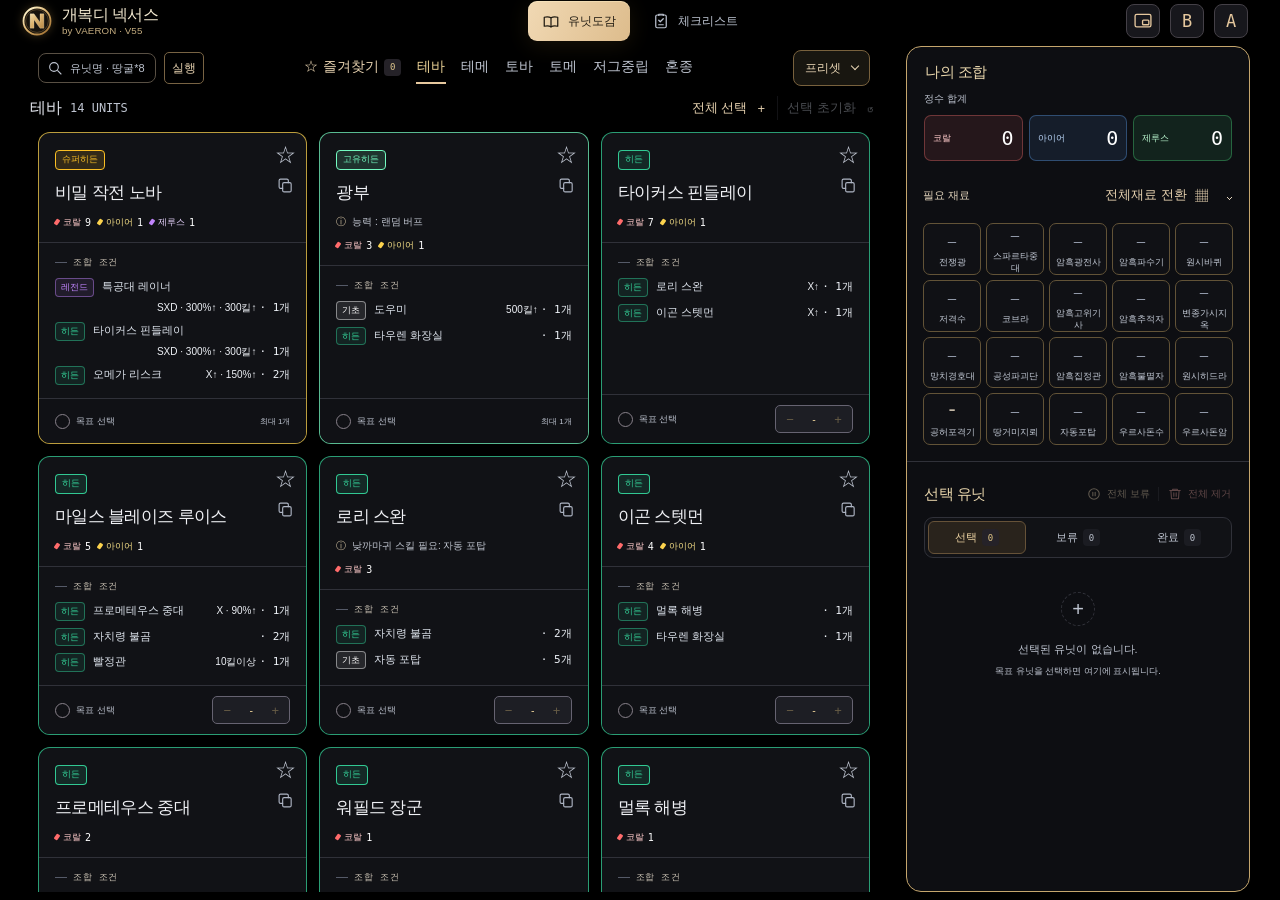
<file: index.html>
<!DOCTYPE html>
<html lang="ko" class="nexus-booting">
<head>
    <script>
        window.APP_VERSION = "SLD-NEXUS-V55";
        window.NEXUS_BUILD_VERSION = window.APP_VERSION;
        if (new URLSearchParams(window.location.search).get('nexusStandalone') === 'build') {
            document.documentElement.classList.add('nexus-standalone-build');
        }
        window.NEXUS_STORAGE_KEYS = {
            saveData: "nexusSaveData",
            favorites: "nexusFavorites",
            fontScale: "nexusFontScaleV2"
        };
        window.nexusAssetUrl = function(src){
            var separator = src.indexOf('?') === -1 ? '?' : '&';
            return src + separator + 'v=' + encodeURIComponent(window.APP_VERSION);
        };
        window.nexusCleanUpdateParams = function(){
            if(!window.location || !window.history || !window.history.replaceState) return;
            try{
                var url = new URL(window.location.href);
                var changed = false;
                ['fresh','__nexus_check'].forEach(function(name){
                    if(url.searchParams.has(name)){
                        url.searchParams.delete(name);
                        changed = true;
                    }
                });
                if(changed) window.history.replaceState(null, document.title || '', url.pathname + url.search + url.hash);
            }catch{}
        };
        var nexusUpdateCheckPending = false;
        window.nexusCheckIndexUpdate = function(){
            if(nexusUpdateCheckPending || !window.fetch || !window.location || window.location.protocol === 'file:') return;
            nexusUpdateCheckPending = true;
            var current = window.APP_VERSION;
            var url = new URL(window.location.href);
            url.searchParams.set('__nexus_check', String(Date.now()));
            fetch(url.href, { cache:'no-store' }).then(function(res){
                if(!res.ok) return '';
                return res.text();
            }).then(function(html){
                var match = String(html || '').match(/window\.APP_VERSION\s*=\s*["']([^"']+)["']/);
                var latest = match && match[1];
                if(!latest || latest === current) return;
                var key = 'nexus-auto-refresh:' + latest;
                try{
                    if(sessionStorage.getItem(key) === '1') return;
                    sessionStorage.setItem(key, '1');
                }catch{}
                var next = new URL(window.location.href);
                next.searchParams.set('fresh', latest);
                next.searchParams.delete('__nexus_check');
                window.location.replace(next.href);
            }).catch(function(){}).finally(function(){ nexusUpdateCheckPending = false; });
        };
        window.nexusCleanUpdateParams();
        setTimeout(window.nexusCheckIndexUpdate, 1200);
        window.addEventListener('focus', window.nexusCheckIndexUpdate);
        document.addEventListener('visibilitychange', function(){
            if(!document.hidden) window.nexusCheckIndexUpdate();
        });
        setInterval(window.nexusCheckIndexUpdate, 180000);
    </script>

    <style>
        html.nexus-booting body{margin:0;background:#000000;color:#e7c57b;overflow:hidden;}
        html.nexus-booting .global-header,html.nexus-booting .main-layout,html.nexus-booting .recipe-tooltip{visibility:hidden;}
        #nexusBootScreen{position:fixed;inset:0;z-index:999999;display:flex;align-items:center;justify-content:center;background:#000000;font-family:system-ui,-apple-system,sans-serif;}
        #nexusBootScreen .boot-card{box-sizing:border-box;width:min(360px,calc(100vw - 48px));max-height:calc(100dvh - 24px);overflow-y:auto;padding:32px;border:1px solid #51432b;border-radius:20px;background:#15161a;text-align:center;box-shadow:0 16px 60px #00000040;}
        #nexusBootScreen .boot-title{font-size:19px;margin-bottom:10px;color:#e7c57b;}
        #nexusBootScreen .boot-desc{font-size:13px;line-height:1.7;color:#b2ac9f;}
        #nexusBootScreen .boot-error-code{display:inline-flex;margin:16px 0 4px;padding:8px 16px;border-radius:8px;background:#33211d;color:#e1a38d;}
        #nexusBootScreen .boot-error-info{margin-top:12px;padding:12px;border:1px solid #51432b;border-radius:10px;background:#202125;text-align:left;}
        #nexusBootScreen .boot-error-label{margin-bottom:5px;font-size:12px;font-weight:700;color:#e7c57b;}
        #nexusBootScreen .boot-error-reason{font-size:13px;line-height:1.6;color:#eee7dc;white-space:pre-wrap;overflow-wrap:anywhere;}
        #nexusBootScreen .boot-error-file{margin-top:8px;font-size:12px;color:#b2ac9f;overflow-wrap:anywhere;}
        #nexusBootScreen .boot-duplicate-list{margin-top:12px;max-height:35vh;overflow-y:auto;text-align:left;}
        #nexusBootScreen .boot-duplicate-item{padding:10px 0;border-top:1px solid #51432b;font-size:13px;color:#eee7dc;overflow-wrap:anywhere;}
        #nexusBootScreen .boot-duplicate-position{margin-top:4px;font-size:12px;color:#b2ac9f;}
        #nexusBootScreen .boot-actions{display:flex;justify-content:center;gap:8px;margin-top:16px;}
        #nexusBootScreen .boot-action-btn{height:38px;padding:0 14px;border:1px solid #51432b;border-radius:8px;background:#15161a;color:#e7c57b;cursor:pointer;}
        #nexusBootScreen .boot-action-btn.primary{border-color:#e7c57b;background:#e7c57b;color:#211c12;}
        html.nexus-boot-error #nexusBootScreen .boot-card{border-color:#855d48;}
        html:not(.nexus-booting) #nexusBootScreen{display:none;}
    </style>
    <script>
        (function(){
            function copyTextFallback(text){
                var area=document.createElement('textarea');
                area.value=text;
                area.setAttribute('readonly','');
                area.style.position='fixed';
                area.style.left='-9999px';
                document.body.appendChild(area);
                area.select();
                try{document.execCommand('copy');}catch{}
                area.remove();
            }
            window.nexusCopyBootErrorCode=function(code, btn){
                var done=function(){ if(btn){ var old=btn.textContent; btn.textContent='복사됨'; setTimeout(function(){btn.textContent=old;},1200); } };
                if(navigator.clipboard && window.isSecureContext){
                    navigator.clipboard.writeText(code).then(done).catch(function(){ copyTextFallback(code); done(); });
                }else{
                    copyTextFallback(code); done();
                }
            };
            window.nexusShowBootError=function(code, err){
                if(window.__nexusBootError && window.NEXUS_LAST_BOOT_ERROR && window.NEXUS_LAST_BOOT_ERROR.code!==code) return;
                window.__nexusBootError=true;
                try{window.NEXUS_LAST_BOOT_ERROR={code:code,error:err||'unknown',time:Date.now()};}catch{}
                if(document.readyState==='loading' && !document.getElementById('nexusBootScreen')){
                    document.addEventListener('DOMContentLoaded',function(){window.nexusShowBootError(code,err);},{once:true});
                    return;
                }
                try{
                    var types={
                        N1001:{title:'넥서스 실행 오류',guide:'초기화 중 오류가 발생했습니다. 아래 상세 원인을 확인하세요.'},
                        N1002:{title:'스크립트 파일 로드 실패',guide:'표시된 JavaScript 파일의 경로와 배포 여부를 확인하세요.'},
                        N1003:{title:'유닛 데이터 로드 실패',guide:'data.js와 UNIT_DATABASE 선언을 확인하세요.'},
                        N1004:{title:'필수 리소스 로드 실패',guide:'표시된 CSS·이미지 파일이 정상적으로 제공되는지 확인하세요.'},
                        N1005:{title:'중복 유닛명 확인 필요',guide:'data.js에서 중복 유닛명을 수정한 뒤 새로고침하세요.'}
                    };
                    var info=types[code]||{title:'넥서스 초기화 오류',guide:'오류 정보를 확인하세요.'};
                    var reason=err && err.message ? String(err.message) : String(err || '상세 원인 정보가 없습니다.');
                    var matched=(reason + "\n" + (err && err.stack || "")).match(/([\w.-]+\.(?:js|css|png|jpe?g|webp|svg))(?:\?[^\s]*)?/i);
                    var file=err && (err.file || err.fileName) || (matched && matched[1]) || (code==='N1003' || code==='N1005'?'data.js':'');
                    var duplicates=err && Array.isArray(err.duplicates) ? err.duplicates : [];
                    document.documentElement.classList.add('nexus-booting','nexus-boot-error');
                    var boot=document.getElementById('nexusBootScreen');
                    if(boot){
                        boot.removeAttribute('aria-hidden');
                        boot.innerHTML='<div class="boot-card"><div class="boot-title" id="nexusBootTitle"></div><div class="boot-desc" id="nexusBootDesc"></div><div class="boot-error-code" id="nexusBootCode" aria-label="오류코드"></div><div class="boot-error-info"><div class="boot-error-label">상세 원인</div><div class="boot-error-reason" id="nexusBootReason"></div><div class="boot-error-file" id="nexusBootFile" hidden></div><div class="boot-duplicate-list" id="nexusBootDuplicateList" hidden></div></div><div class="boot-actions"><button class="boot-action-btn" id="nexusBootCopyBtn" type="button">오류 정보 복사</button><button class="boot-action-btn primary" id="nexusBootReloadBtn" type="button">새로고침</button></div></div>';
                        document.getElementById('nexusBootTitle').textContent=info.title;
                        document.getElementById('nexusBootDesc').textContent=info.guide;
                        document.getElementById('nexusBootCode').textContent=code;
                        document.getElementById('nexusBootReason').textContent=reason;
                        var fileElement=document.getElementById('nexusBootFile');
                        if(file){fileElement.textContent='관련 파일: '+file;fileElement.hidden=false;}
                        var list=document.getElementById('nexusBootDuplicateList');
                        if(duplicates.length){
                            list.hidden=false;
                            duplicates.forEach(function(item){
                                var row=document.createElement('div');
                                row.className='boot-duplicate-item';
                                var heading=document.createElement('div');
                                heading.textContent='유닛명: '+item.name+' (중복 '+item.positions.length+'개)';
                                var location=document.createElement('div');
                                location.className='boot-duplicate-position';
                                location.textContent='UNIT_DATABASE 데이터 순서: '+item.positions.join(', ');
                                row.appendChild(heading);
                                row.appendChild(location);
                                list.appendChild(row);
                            });
                        }
                        var copyBtn=document.getElementById('nexusBootCopyBtn');
                        var reloadBtn=document.getElementById('nexusBootReloadBtn');
                        if(copyBtn) copyBtn.onclick=function(){
                            var report=[code,info.title,reason,file?'관련 파일: '+file:''];
                            duplicates.forEach(function(item){report.push('유닛명: '+item.name+' / 중복 '+item.positions.length+'개 / UNIT_DATABASE 데이터 순서: '+item.positions.join(', '));});
                            window.nexusCopyBootErrorCode(report.filter(Boolean).join('\n'),copyBtn);
                        };
                        if(reloadBtn) reloadBtn.onclick=function(){window.location.reload();};
                    }
                }catch(e){window.NEXUS_BOOT_RENDER_ERROR=e;}
            };
            window.addEventListener('error',function(event){
                if(event.error && !window.__nexusAppReady && !window.__nexusBootError){
                    window.nexusShowBootError('N1001',event.error);
                }
            });
            window.addEventListener('error',function(event){
                var link=event.target;
                if(link && link.matches && link.matches('link[data-boot-style]')){
                    link.dataset.loadFailed='1';
                    window.nexusShowBootError('N1004',new Error((link.getAttribute('href') || 'stylesheet') + ' load failed'));
                }
            },true);
            function waitForEssentialResources(){
                function waitForDocument(){
                    if(document.readyState!=='loading') return Promise.resolve();
                    return new Promise(function(resolve){document.addEventListener('DOMContentLoaded',resolve,{once:true});});
                }
                function waitForStyle(){
                    var links=Array.from(document.querySelectorAll('link[data-boot-style]'));
                    if(links.length!==2) return Promise.reject(new Error('required stylesheet missing'));
                    return Promise.all(links.map(function(link){
                        if(link.dataset.loadFailed==='1') return Promise.reject(new Error((link.getAttribute('href') || 'stylesheet') + ' load failed'));
                        if(link.sheet) return Promise.resolve();
                        return new Promise(function(resolve,reject){
                            link.addEventListener('load',resolve,{once:true});
                            link.addEventListener('error',function(){reject(new Error((link.getAttribute('href') || 'stylesheet') + ' load failed'));},{once:true});
                        });
                    }));
                }
                function waitForPageLoad(){
                    if(document.readyState==='complete') return Promise.resolve();
                    return new Promise(function(resolve){window.addEventListener('load',resolve,{once:true});});
                }
                function waitForImages(){

                    var images=Array.from(document.images).filter(function(img){
                        return img.src && img.loading!=='lazy' && !img.closest('[hidden]');
                    });
                    return Promise.all(images.map(function(img){
                        function check(){
                            if(img.naturalWidth>0) return;
                            throw new Error('required image failed: '+(img.currentSrc || img.src));
                        }
                        if(img.complete){try{check();return Promise.resolve();}catch(error){return Promise.reject(error);}}
                        return new Promise(function(resolve,reject){
                            img.addEventListener('load',resolve,{once:true});
                            img.addEventListener('error',function(){reject(new Error('required image failed: '+(img.currentSrc || img.src)));},{once:true});
                        });
                    }));
                }
                function waitForPaint(){
                    return new Promise(function(resolve){
                        requestAnimationFrame(function(){requestAnimationFrame(resolve);});
                    });
                }
                return waitForDocument()
                    .then(waitForStyle)
                    .then(waitForPageLoad)
                    .then(function(){return document.fonts ? document.fonts.ready : null;})
                    .then(waitForImages)
                    .then(waitForPaint);
            }
            function releaseBootScreen(){
                if(window.__nexusBootError) return;
                document.documentElement.classList.remove('nexus-booting','nexus-boot-error');
                var boot=document.getElementById('nexusBootScreen');
                if(boot) boot.setAttribute('aria-hidden','true');
            }
            window.nexusMarkAppReady=function(){
                if(window.__nexusAppReady || window.__nexusBootError) return;
                window.__nexusAppReady=true;
                waitForEssentialResources().then(releaseBootScreen).catch(function(error){
                    window.nexusShowBootError('N1004',error);
                });
            };
        })();
    </script>
    <meta charset="UTF-8">
    <meta name="viewport" content="width=device-width, initial-scale=1.0, maximum-scale=1.0, user-scalable=no, viewport-fit=cover">
    <title>개복디 넥서스</title>
    <meta http-equiv="Cache-Control" content="no-cache, no-store, must-revalidate">
    <meta http-equiv="Pragma" content="no-cache">
    <meta http-equiv="Expires" content="0">

    <meta property="og:image" content="https://sld-nexus.github.io/site/logo.png?v=SLD-NEXUS-V55">
    <meta property="og:image:secure_url" content="https://sld-nexus.github.io/site/logo.png?v=SLD-NEXUS-V55">
    <meta property="og:image:type" content="image/png">
    <meta property="og:image:alt" content="개복디 넥서스">
    <meta name="twitter:image" content="https://sld-nexus.github.io/site/logo.png?v=SLD-NEXUS-V55">
    <meta name="twitter:image:alt" content="개복디 넥서스">
    <meta name="description" content="유닛도감, 체크리스트 및 나의 조합의 필요 재료와 정수 계산을 제공하는 개복디 넥서스">
    <meta property="og:type" content="website">
    <meta property="og:url" content="https://sld-nexus.github.io/site/">
    <meta property="og:title" content="개복디 넥서스 - 히든조합&정수 계산 HUB">
    <meta property="og:description" content="유닛도감, 체크리스트 및 나의 조합의 필요 재료와 정수 계산을 제공하는 개복디 넥서스">
    <meta property="og:image:width" content="1280">
    <meta property="og:image:height" content="630">
    <meta name="twitter:card" content="summary_large_image">
    <meta name="twitter:title" content="개복디 넥서스 - 히든조합&정수 계산 HUB">
    <meta name="twitter:description" content="유닛도감, 체크리스트 및 나의 조합의 필요 재료와 정수 계산을 제공하는 개복디 넥서스">
    <script>
        (function(){
            var icon = document.createElement('link');
            icon.rel = 'icon';
            icon.type = 'image/png';
            icon.href = window.nexusAssetUrl('./icon.png');
            document.head.appendChild(icon);

            var stylesheet = document.createElement('link');
            stylesheet.rel = 'stylesheet';
            stylesheet.dataset.bootStyle = '1';
            stylesheet.href = window.nexusAssetUrl('./style.css');
            document.head.appendChild(stylesheet);
            var checklistStyle = document.createElement('link');
            checklistStyle.rel = 'stylesheet';
            checklistStyle.dataset.bootStyle = '1';
            checklistStyle.href = window.nexusAssetUrl('./checklist.css');
            document.head.appendChild(checklistStyle);
        })();
    </script>
    <script id="headerControlLayout">
(function(){
'use strict';
    function syncHeaderControlLayout(){
        const header = document.getElementById('globalHeader');
        if (!header) return;
        const rect = header.getBoundingClientRect();
        header.dataset.nexusLayout = window.innerWidth < 768 ? 'mobile'
            : (rect.width < 400 && rect.height > window.innerHeight * .7 ? 'rail' : 'bar');
    }
    if (document.readyState === 'loading') {
        document.addEventListener('DOMContentLoaded', syncHeaderControlLayout, { once:true });
    } else syncHeaderControlLayout();
    window.addEventListener('resize', syncHeaderControlLayout, { passive:true });
})();
    </script>
</head>
<body>
<div id="nexusBootScreen" aria-live="polite"><div class="boot-card"><div class="boot-title">개복디 넥서스 적용 중</div><div class="boot-desc">최신 빌드와 설정을 불러오는 중입니다.</div></div></div>
    <header id="globalHeader" class="global-header">
        <div class="gh-left">
            <div class="gh-logo-text" id="ghLogoText">
                <span class="gh-brand-mark" aria-hidden="true">
                    <svg class="nexus-brand-svg" viewBox="0 0 100 100" fill="none" xmlns="http://www.w3.org/2000/svg" focusable="false">
                        <defs>
                            <linearGradient id="nexusStaticGold" x1="18" y1="14" x2="82" y2="86" gradientUnits="userSpaceOnUse">
                                <stop stop-color="#FFF2C8"/>
                                <stop offset=".48" stop-color="#DAB16D"/>
                                <stop offset="1" stop-color="#A77839"/>
                            </linearGradient>
                        </defs>
                        <circle cx="50" cy="50" r="45" fill="#17130D" stroke="url(#nexusStaticGold)" stroke-width="6"/>
                        <circle cx="50" cy="50" r="38" stroke="#8F703F" stroke-width="1.5"/>
                        <path d="M27 74V26H40L60 54V26H73V74H60L40 46V74Z" fill="url(#nexusStaticGold)" stroke="#FFF3D5" stroke-width=".8" stroke-linejoin="round"/>
                    </svg>
                </span>
                <div class="gh-title-wrap">
                    <div class="gh-title" id="ghTitleText">
                        <span class="gh-title-mainline">개복디 넥서스</span>
                        <span class="gh-title-subline">by VAERON<span id="ghTitleVersion"></span></span>
                    </div>
                </div>
            </div>
        </div>
        <nav class="gh-center" aria-label="주요 화면">
            <button type="button" id="btnViewUnitboard" class="gh-nav-btn active" data-action="switchMainView" data-view="unitboard"><svg viewBox="0 0 24 24" fill="none" stroke="currentColor" stroke-width="1.65" stroke-linecap="round" stroke-linejoin="round" aria-hidden="true"><path d="M12 7.8C9.2 6 6.5 6 3 7v12c3.5-1 6.2-1 9 .8 2.8-1.8 5.5-1.8 9-.8V7c-3.5-1-6.2-1-9 .8Z"/><path d="M12 7.8V20"/></svg><span class="gh-nav-label">유닛도감</span></button>
            <button type="button" id="btnViewChecklist" class="gh-nav-btn" data-action="switchMainView" data-view="checklist"><svg viewBox="0 0 24 24" fill="none" stroke="currentColor" stroke-width="1.65" stroke-linecap="round" stroke-linejoin="round" aria-hidden="true"><rect x="5" y="4" width="14" height="17" rx="2"/><path d="M9 4.5V3h6v1.5M9 11l2 2 4-4M9 17h6"/></svg><span class="gh-nav-label">체크리스트</span></button>
        </nav>
        <div class="gh-right">
            <button type="button" id="btnBuildStandalone" class="gh-tool-btn" data-action="openBuildIndependentWindow" aria-label="필요재료 독립창" data-nexus-tooltip="필요재료 독립창"><svg viewBox="0 0 24 24" fill="none" stroke="currentColor" stroke-width="1.6" stroke-linecap="round" stroke-linejoin="round" aria-hidden="true"><rect x="2.5" y="4" width="19" height="15" rx="2"/><rect x="11.5" y="11" width="7.5" height="5.5" rx="1"/></svg></button>
            <a class="gh-tool-btn" data-nexus-view="dps" href="https://sld-builder.github.io/site/" aria-label="개복디 빌더" data-nexus-tooltip="개복디 빌더"><span aria-hidden="true">B</span></a>
            <div class="gh-fontsize-ctrl">
                <button type="button" class="gh-tool-btn gh-fontsize-trigger" data-action="toggleFontSizePopup" id="btnFontSizePopup" aria-label="글자 크기 조절" aria-controls="fontSizePopup" aria-expanded="false" data-nexus-tooltip="글자 크기 조절">A</button>
                <div id="fontSizePopup" class="gh-fontsize-popup" role="group" aria-label="글자 크기 조절" hidden>
                    <button type="button" class="gh-icon-btn" data-action="decreaseFont" aria-label="글씨 축소">A−</button>
                    <span class="gh-fontsize-val" id="fontSizeLabel" aria-live="polite">100%</span>
                    <button type="button" class="gh-icon-btn" data-action="increaseFont" aria-label="글씨 확대">A+</button>
                </div>
            </div>
        </div>
    </header>
    <main id="mainLayout" class="main-layout">
        <section class="panel-left hud-panel" id="panelLeft" aria-label="유닛도감">
            <div class="archive-toolbar">
                <div class="left-search-wrap" role="search"><div class="search-row"><div class="search-field"><svg viewBox="0 0 24 24" fill="none" stroke="currentColor" stroke-width="1.65" stroke-linecap="round" stroke-linejoin="round" aria-hidden="true"><circle cx="10.5" cy="10.5" r="6.5"/><path d="m16 16 5 5"/></svg><input type="text" id="unitSearchInput" class="search-input" placeholder="유닛명 · 땅굴*8" autocomplete="off" spellcheck="false" aria-label="유닛 검색" role="combobox" aria-autocomplete="list" aria-controls="unitSearchSuggestions" aria-expanded="false"></div><button type="button" id="btnRunUnitSearch" class="search-run-btn" title="검색 실행 (Enter)">실행</button></div><div id="unitSearchSuggestions" class="search-suggestions" role="listbox" aria-label="유닛 이름 후보" hidden></div></div>
                <div class="left-tabs-wrap"><div id="unitboardTabs" class="unitboard-tabs" role="tablist" aria-label="유닛 분류"></div></div>
                <details class="preset-disclosure">
                    <summary><span>프리셋</span></summary>
                    <div id="presetInlineWrap" class="preset-inline-wrap" role="group" aria-label="프리셋 목록"><div class="preset-panel-title" aria-hidden="true">프리셋 선택</div><div id="presetInlineTabBar" class="preset-inline-tab-bar"></div><div id="presetInlineBtnList" class="preset-inline-btn-list"></div></div>
                </details>
            </div>
            <div class="archive-list-heading"><div><h2 id="archiveCategoryTitle">테바</h2><span class="archive-count" id="archiveCount"></span></div><div class="left-tab-actions"><button type="button" id="btnSelectAllTab" class="btn-tab-action" data-action="toggleSelectAllTab"><span>전체 선택</span><span class="action-icon" aria-hidden="true">+</span></button><button type="button" id="btnResetSelection" class="btn-tab-action btn-reset-action" data-action="resetUnitboard" title="현재 선택만 해제합니다. 보류·완료 내역과 재료 진행도는 유지합니다."><span>선택 초기화</span><span class="action-icon" aria-hidden="true">↺</span></button></div></div>
            <div class="panel-unitboard-inner"><div id="tabContent" class="panel-body panel-unitboard-body"></div></div>
        </section>
        <aside class="build-inspector hud-panel" aria-label="나의 조합">
            <section class="build-overview" aria-label="정수와 필요 재료">
            <div class="inspector-heading"><div><h2>나의 조합</h2></div><div class="inspector-window-controls"></div></div>
            <div id="cartEssenceSummary" class="cart-essence-summary" aria-live="polite"></div>
            <section class="panel-costboard" id="panelCostboard" aria-label="필요 재료">
                <details class="build-materials" open>
                    <summary><span>필요 재료</span><span class="build-material-actions"><button type="button" id="buildMaterialModeBtn" class="build-material-mode-btn" data-action="toggleBuildMaterialMode" aria-pressed="false"><span class="build-material-mode-label">전체재료 전환</span><span class="build-material-mode-icon" aria-hidden="true">▦</span></button><span class="disclosure-chevron" aria-hidden="true">⌄</span></span></summary>
                    <div class="panel-section costboard-section"><div id="costboardGrid" class="costboard-grid"></div></div>
                </details>
            </section>
            </section>
            <section class="panel-cart" id="panelCart" aria-label="선택 유닛">
                <div class="cart-list-heading"><h3>선택 유닛</h3><div id="cartHeaderActions"></div></div>
                <div class="panel-section cart-section" id="cartSection"><div id="cartTabBar" class="cart-tab-bar"></div><div id="cartListArea" class="cart-list-area"></div></div>
            </section>
        </aside>
        <section class="panel-right hud-panel" id="colRightPanel" aria-label="체크리스트">
            <div class="panel-header checklist-ph" id="checklistMobileHeader"><div class="checklist-ph-btns" id="checklistGlobalActions"><button type="button" id="btnHideCompleted" class="ctrl-btn" data-action="toggleHideCompleted" aria-pressed="false" title="완료된 재료를 표시하고 있습니다"><span id="btnHideCompletedLabel">완료 숨기기</span><span class="action-state" id="btnHideCompletedState" aria-hidden="true">OFF</span></button><button type="button" id="btnRestoreAll" class="ctrl-btn reset-btn" data-action="restoreAllCompleted" title="전체 선택·보류·완료 내역 초기화 · 2초 내 다시 누르면 취소"><span id="btnRestoreAllLabel" aria-live="polite">전체 초기화</span><span class="reset-action-state" id="btnRestoreAllState" aria-hidden="true">↺</span></button></div></div>
            <div id="checklistContent" class="panel-body"></div>
        </section>
    </main>
    <div id="boardActionStatus" class="action-feedback" role="status" aria-live="polite" aria-atomic="true"></div>
    <div id="recipeTooltip" class="recipe-tooltip" role="tooltip" aria-live="polite"></div>
    <script>
        (function(){
            var files = ['data.js','checklist.js','responsive.js','app.js'];
            function loadNext(index){
                if(index >= files.length) return;
                var src = files[index];
                var script = document.createElement('script');
                script.src = window.nexusAssetUrl(src);
                script.async = false;
                script.onload = function(){ loadNext(index + 1); };
                script.onerror = function(){
                    if(typeof window.nexusShowBootError === 'function') window.nexusShowBootError('N1002', new Error(src + ' load failed'));
                };
                document.body.appendChild(script);
            }
            loadNext(0);
        })();
    </script>
</body>
</html>
</file>
